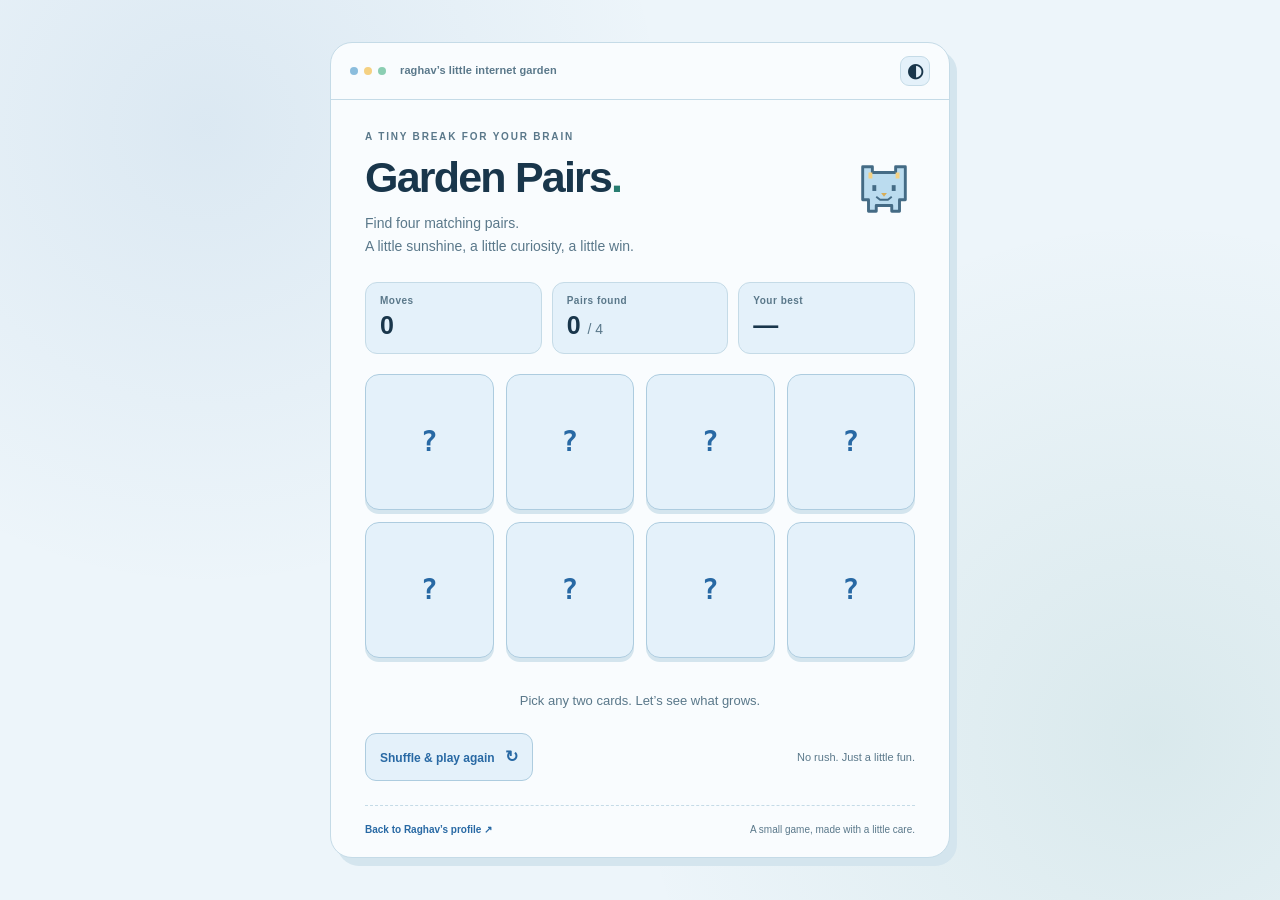
<file: docs/index.html>
<!doctype html>
<html lang="en"><head><meta charset="utf-8"><meta name="viewport" content="width=device-width,initial-scale=1"><meta http-equiv="refresh" content="0;url=game/"><title>Garden Pairs · Raghav Sharma</title></head><body><p><a href="game/">Play Garden Pairs →</a></p></body></html>
</file>
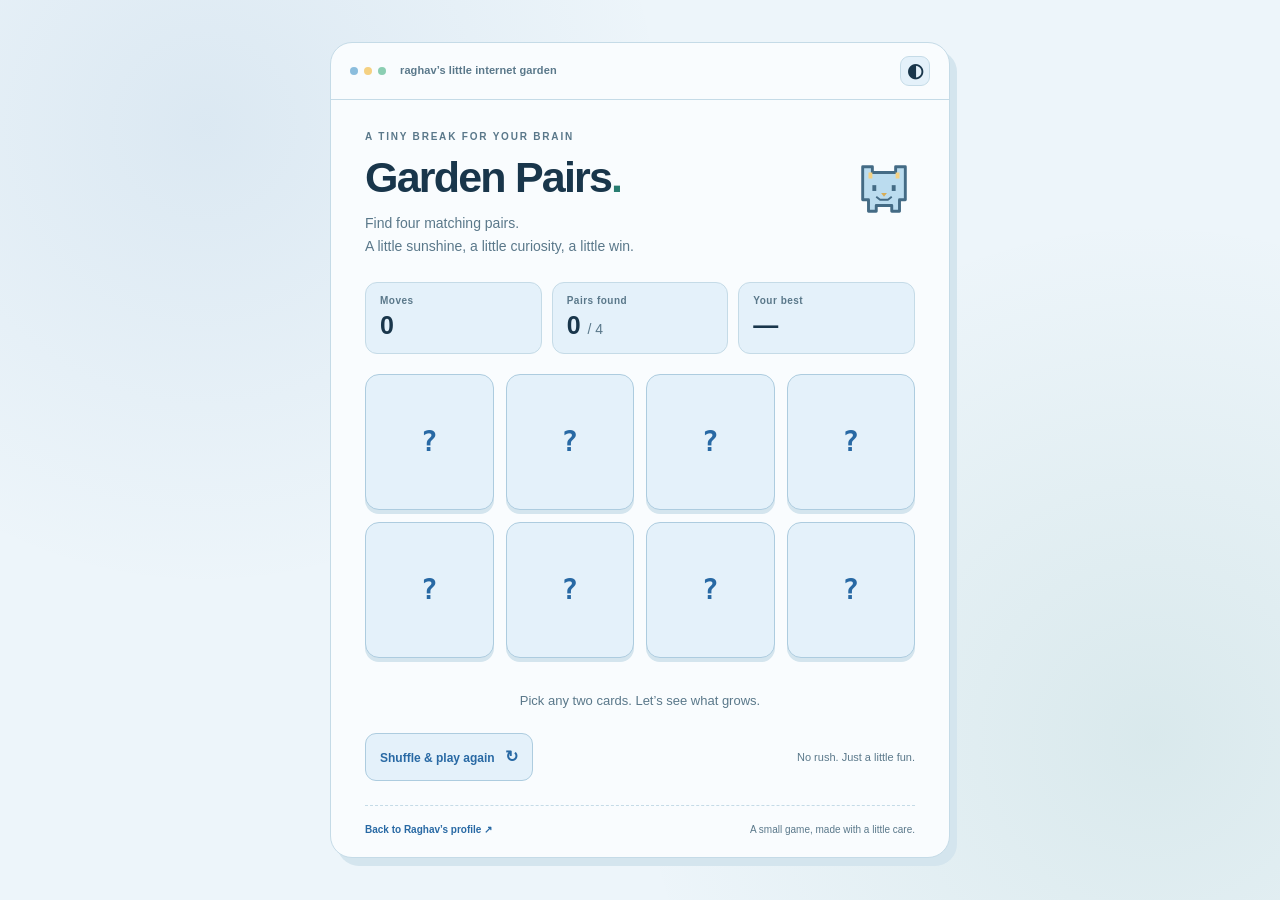
<file: docs/game/index.html>
<!doctype html>
<html lang="en">
<head>
  <meta charset="utf-8">
  <meta name="viewport" content="width=device-width, initial-scale=1">
  <meta name="theme-color" content="#f2f8fc">
  <meta name="description" content="A tiny, cozy matching game in Raghav’s pixel garden. Find four pairs and leave with a little smile.">
  <title>Garden Pairs · Raghav’s little internet garden</title>
  <link rel="stylesheet" href="style.css">
  <script type="module" src="game.mjs"></script>
</head>
<body>
  <svg class="art-library" aria-hidden="true" xmlns="http://www.w3.org/2000/svg"><defs>
    <symbol id="cat" viewBox="0 0 64 64">
      <path d="M10 8H20V14H44V8H54V42H48V54H40V48H24V54H16V42H10Z" fill="var(--cat-fill)" stroke="var(--art-ink)" stroke-width="3" stroke-linejoin="round"/>
      <path d="M16 14H20V20H16ZM44 14H48V20H44Z" fill="#f5d182"/><rect x="20" y="27" width="4" height="6" fill="var(--art-ink)"/><rect x="40" y="27" width="4" height="6" fill="var(--art-ink)"/>
      <path d="M29 35H35L32 39Z" fill="#d8ad57"/><path d="M24 39L28 42H36L40 39" fill="none" stroke="var(--art-ink)" stroke-width="2"/>
    </symbol>
    <symbol id="sun" viewBox="0 0 64 64">
      <path d="M25 4H39V10H49V16H55V26H61V39H55V49H49V55H39V61H25V55H15V49H9V39H3V26H9V16H15V10H25Z" fill="#f5d182"/>
      <rect x="21" y="24" width="5" height="7" rx="2" fill="#806535"/><rect x="39" y="24" width="5" height="7" rx="2" fill="#806535"/><path d="M23 38Q32 48 41 38" fill="none" stroke="#806535" stroke-width="3" stroke-linecap="round"/>
    </symbol>
    <symbol id="sprout" viewBox="0 0 64 64">
      <path d="M31 41V20" stroke="var(--art-ink)" stroke-width="3"/><path d="M31 28Q10 30 8 10Q29 8 31 28ZM31 36Q53 38 56 18Q34 17 31 36Z" fill="#8bceb2" stroke="var(--art-ink)" stroke-width="2"/>
      <path d="M17 40H47L43 59H21Z" fill="#deb37d" stroke="var(--art-ink)" stroke-width="2"/><path d="M16 40H48V46H16Z" fill="#efc899" stroke="var(--art-ink)" stroke-width="2"/>
    </symbol>
    <symbol id="star" viewBox="0 0 64 64">
      <path d="M32 3L39 24L60 31L39 38L32 60L25 38L4 31L25 24Z" fill="var(--cat-fill)" stroke="var(--art-ink)" stroke-width="2" stroke-linejoin="round"/>
      <path d="M24 30H27M37 30H40M29 36Q32 39 35 36" fill="none" stroke="var(--art-ink)" stroke-width="2" stroke-linecap="round"/>
    </symbol>
  </defs></svg>
  <main class="garden">
    <header class="window-bar">
      <span class="window-dots" aria-hidden="true"><i></i><i></i><i></i></span>
      <a href="https://github.com/raghav-shell">raghav’s little internet garden</a>
      <button id="theme" class="theme-button" aria-label="Switch color theme" title="Switch color theme">◐</button>
    </header>
    <div class="game-content">
      <div class="intro">
        <div class="eyebrow">A TINY BREAK FOR YOUR BRAIN</div>
        <h1>Garden Pairs<span aria-hidden="true">.</span></h1>
        <p>Find four matching pairs.<br>A little sunshine, a little curiosity, a little win.</p>
        <svg class="hello-cat" aria-hidden="true"><use href="#cat"></use></svg>
      </div>
      <div class="stats" aria-label="Game progress">
        <div><span>Moves</span><strong id="moves">0</strong></div>
        <div><span>Pairs found</span><strong id="pairs">0 <small>/ 4</small></strong></div>
        <div><span>Your best</span><strong id="best">—</strong></div>
      </div>
      <section id="board" class="board" aria-label="Eight matching cards"></section>
      <noscript><p class="no-script">Turn on JavaScript to play this little game.</p></noscript>
      <div id="message" class="message" role="status" aria-live="polite" aria-atomic="true">Pick any two cards. Let’s see what grows.</div>
      <div class="actions"><button id="restart" class="restart">Shuffle &amp; play again <span aria-hidden="true">↻</span></button><span>No rush. Just a little fun.</span></div>
      <footer><a href="https://github.com/raghav-shell">Back to Raghav’s profile ↗</a><span>A small game, made with a little care.</span></footer>
    </div>
  </main>
</body>
</html>
</file>
<file: docs/game/style.css>
:root{color-scheme:light;--page:#edf5fa;--panel:#f9fcfe;--ink:#19364b;--muted:#5a788a;--line:#c5dbe7;--blue:#2869a4;--mint:#287d71;--tile:#e4f1fa;--tile-edge:#adccdf;--match:#e5f5ed;--cat-fill:#bbdcef;--art-ink:#446b85;--shadow:#d4e5ee}
@media(prefers-color-scheme:dark){:root:not([data-theme=light]){color-scheme:dark;--page:#0c1620;--panel:#122331;--ink:#e1edf5;--muted:#a5bfd0;--line:#304f62;--blue:#8bc9f4;--mint:#92d8c0;--tile:#1d3a4e;--tile-edge:#426982;--match:#193e33;--cat-fill:#bbdcef;--art-ink:#446b85;--shadow:#070f16}}
:root[data-theme=dark]{color-scheme:dark;--page:#0c1620;--panel:#122331;--ink:#e1edf5;--muted:#a5bfd0;--line:#304f62;--blue:#8bc9f4;--mint:#92d8c0;--tile:#1d3a4e;--tile-edge:#426982;--match:#193e33;--cat-fill:#bbdcef;--art-ink:#446b85;--shadow:#070f16}
*{box-sizing:border-box}body{margin:0;min-height:100svh;display:grid;place-items:center;padding:30px 18px;background:radial-gradient(circle at 16% 14%,color-mix(in srgb,var(--blue) 9%,transparent),transparent 35%),radial-gradient(circle at 90% 82%,color-mix(in srgb,var(--mint) 10%,transparent),transparent 38%),var(--page);color:var(--ink);font:15px/1.5 -apple-system,BlinkMacSystemFont,'Segoe UI',Helvetica,Arial,sans-serif}
a{color:var(--blue);text-decoration:none}a:hover{text-decoration:underline}button{font:inherit;cursor:pointer;color:inherit}button:focus-visible,a:focus-visible{outline:3px solid var(--blue);outline-offset:4px}.art-library{position:absolute;width:0;height:0;overflow:hidden}.garden{width:min(100%,620px);border:1.5px solid var(--line);border-radius:22px;background:var(--panel);box-shadow:7px 8px 0 var(--shadow);overflow:hidden}.window-bar{display:flex;gap:14px;align-items:center;padding:13px 19px;border-bottom:1px solid var(--line);font-size:11px;font-weight:600;letter-spacing:.1px}.window-bar a{color:var(--muted)}.window-dots{display:flex;gap:6px}.window-dots i{width:8px;height:8px;border-radius:50%;background:#8bbddd}.window-dots i:nth-child(2){background:#f5d182}.window-dots i:nth-child(3){background:#8bceb2}.theme-button{margin-left:auto;min-width:30px;height:30px;padding:0;border:1px solid var(--line);border-radius:9px;background:var(--tile);font-size:19px}.game-content{padding:29px 34px 20px}.intro{position:relative;padding-right:70px}.eyebrow{font-size:10px;font-weight:700;letter-spacing:1.8px;color:var(--muted)}h1{font-size:43px;line-height:1.15;letter-spacing:-1.8px;margin:9px 0 10px;font-weight:800}h1 span{color:var(--mint)}.intro p{margin:0;color:var(--muted);font-size:14px;line-height:1.6}.hello-cat{position:absolute;right:0;top:30px;width:62px;height:62px;animation:hello 5s ease-in-out infinite}@keyframes hello{50%{transform:translateY(-5px) rotate(3deg)}}.stats{display:grid;grid-template-columns:repeat(3,1fr);gap:10px;margin:25px 0 20px}.stats>div{padding:10px 14px;border:1px solid var(--line);border-radius:12px;background:var(--tile)}.stats span{display:block;font-size:10px;letter-spacing:.5px;font-weight:650;color:var(--muted)}.stats strong{font-size:25px;font-weight:750;line-height:1.4}.stats small{font-size:14px;font-weight:500;color:var(--muted)}.board{display:grid;grid-template-columns:repeat(4,1fr);gap:12px}.card{position:relative;aspect-ratio:1/1.06;min-width:0;display:grid;place-items:center;border:1.5px solid var(--tile-edge);border-radius:14px;background:var(--tile);box-shadow:0 4px 0 var(--shadow);transition:transform .2s ease,background .2s ease,border-color .2s ease}.card:hover:not([aria-disabled=true]){transform:translateY(-3px)}.card:active:not([aria-disabled=true]){transform:translateY(1px)}.card .front{width:56px;height:56px;display:none}.card .back{color:var(--blue);font:700 28px/1 ui-monospace,SFMono-Regular,Consolas,monospace}.card.open,.card.matched{background:var(--panel);border-color:var(--blue)}.card.open .front,.card.matched .front{display:block}.card.open .back,.card.matched .back{display:none}.card.matched{background:var(--match);border-color:var(--mint)}.card.matched:after{content:'✓';position:absolute;right:7px;bottom:4px;color:var(--mint);font-size:13px;font-weight:800}.message{min-height:45px;margin-top:20px;display:flex;align-items:center;justify-content:center;text-align:center;font-size:13px;color:var(--muted);line-height:1.5}.message.won{color:var(--mint);font-weight:700}.actions{display:flex;align-items:center;justify-content:space-between;gap:10px;margin:10px 0 24px}.restart{padding:11px 14px;border:1px solid var(--tile-edge);border-radius:11px;background:var(--tile);color:var(--blue);font-size:12px;font-weight:700}.restart span{margin-left:7px;font-size:16px}.actions>span{font-size:11px;color:var(--muted)}footer{display:flex;align-items:center;justify-content:space-between;gap:10px;border-top:1px dashed var(--line);padding-top:16px;font-size:10px;color:var(--muted)}footer a{font-weight:650}.no-script{padding:15px;color:var(--ink)}
@media(max-width:480px){body{padding:20px 12px}.game-content{padding:25px 20px 18px}.window-bar{padding:10px 13px;gap:9px;font-size:9px}.window-dots{gap:4px}.window-dots i{width:6px;height:6px}.intro{padding-right:49px}h1{font-size:35px;letter-spacing:-1.3px}.hello-cat{width:44px;height:44px;top:31px}.intro p{font-size:12px}.eyebrow{font-size:9px;letter-spacing:1.2px}.stats{gap:7px;margin-top:21px}.stats>div{padding:8px 10px}.stats strong{font-size:23px}.board{gap:9px}.card{border-radius:11px}.card .front{width:43px;height:43px}.message{font-size:12px}.actions{flex-direction:column;gap:10px}footer{flex-direction:column;gap:5px}}
@media(prefers-reduced-motion:reduce){*,*:before,*:after{animation:none!important;transition:none!important}.card:hover:not([aria-disabled=true]){transform:none}}
</file>
